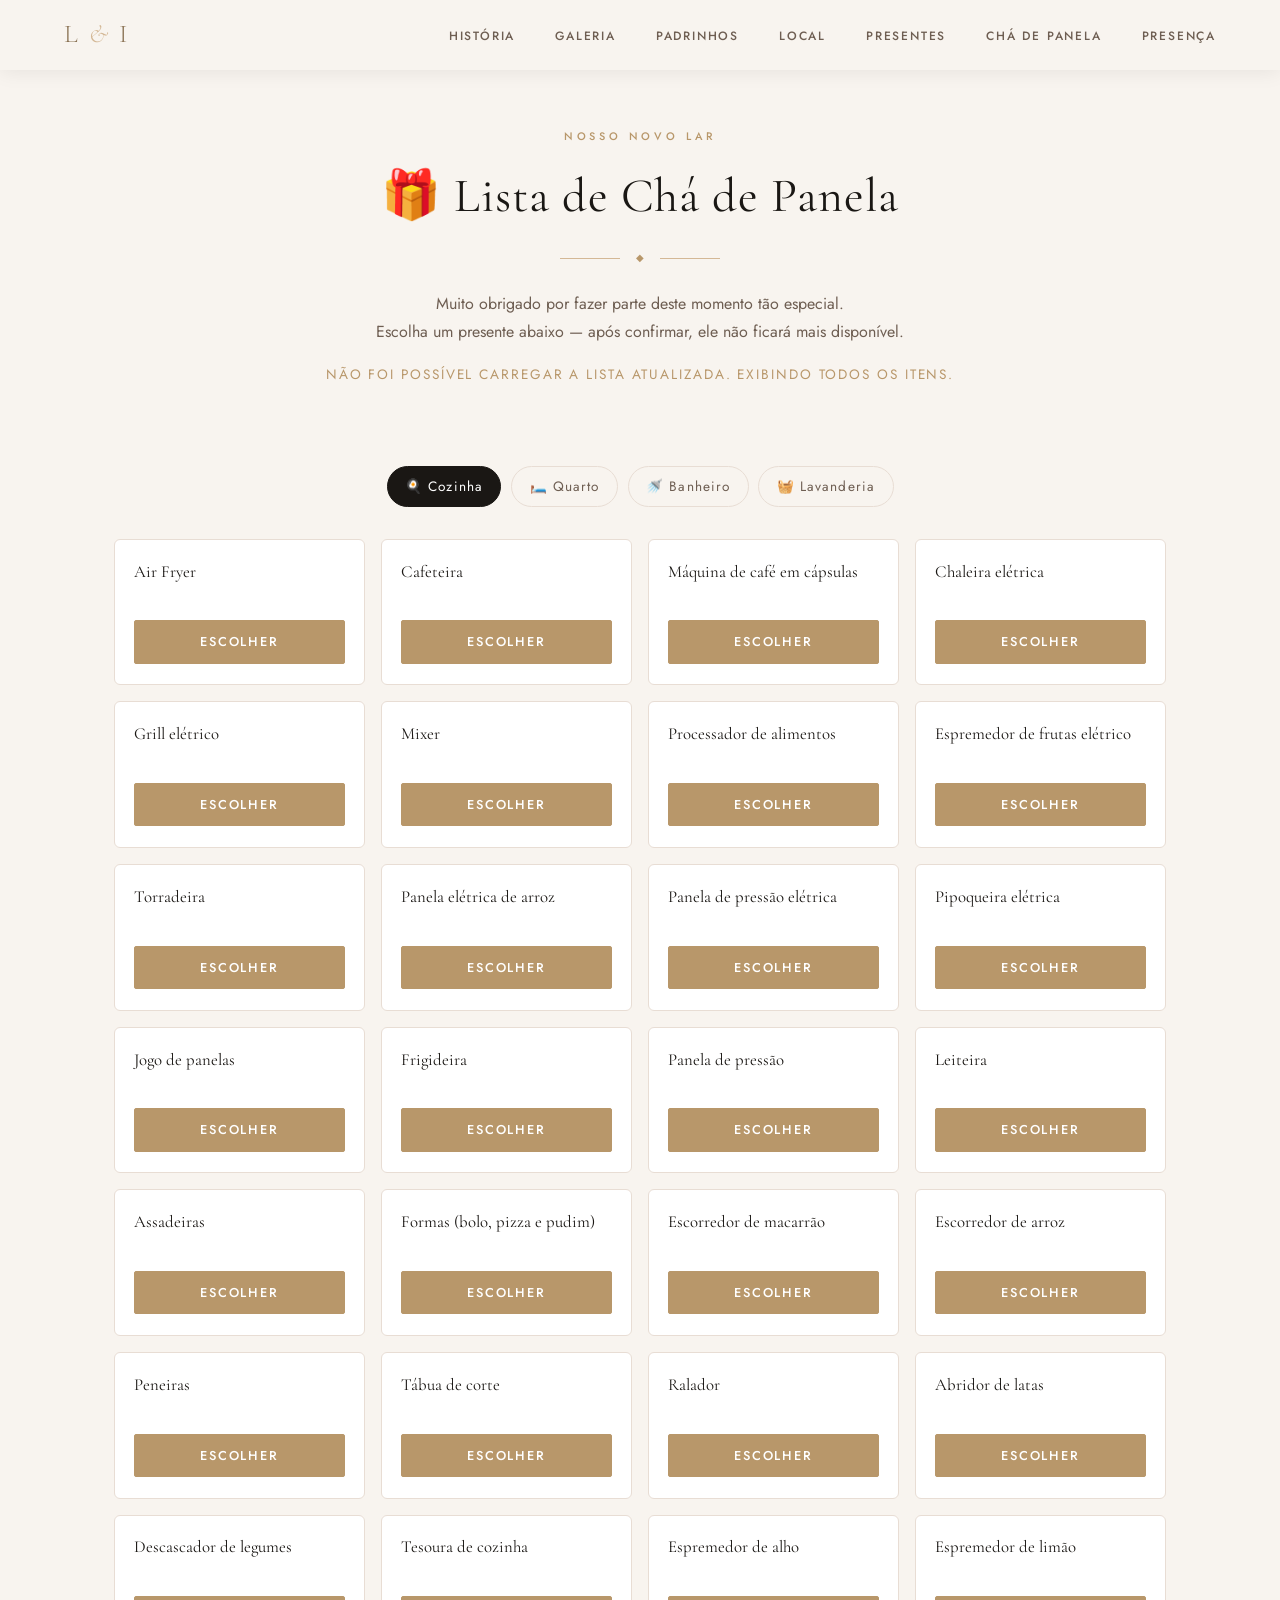
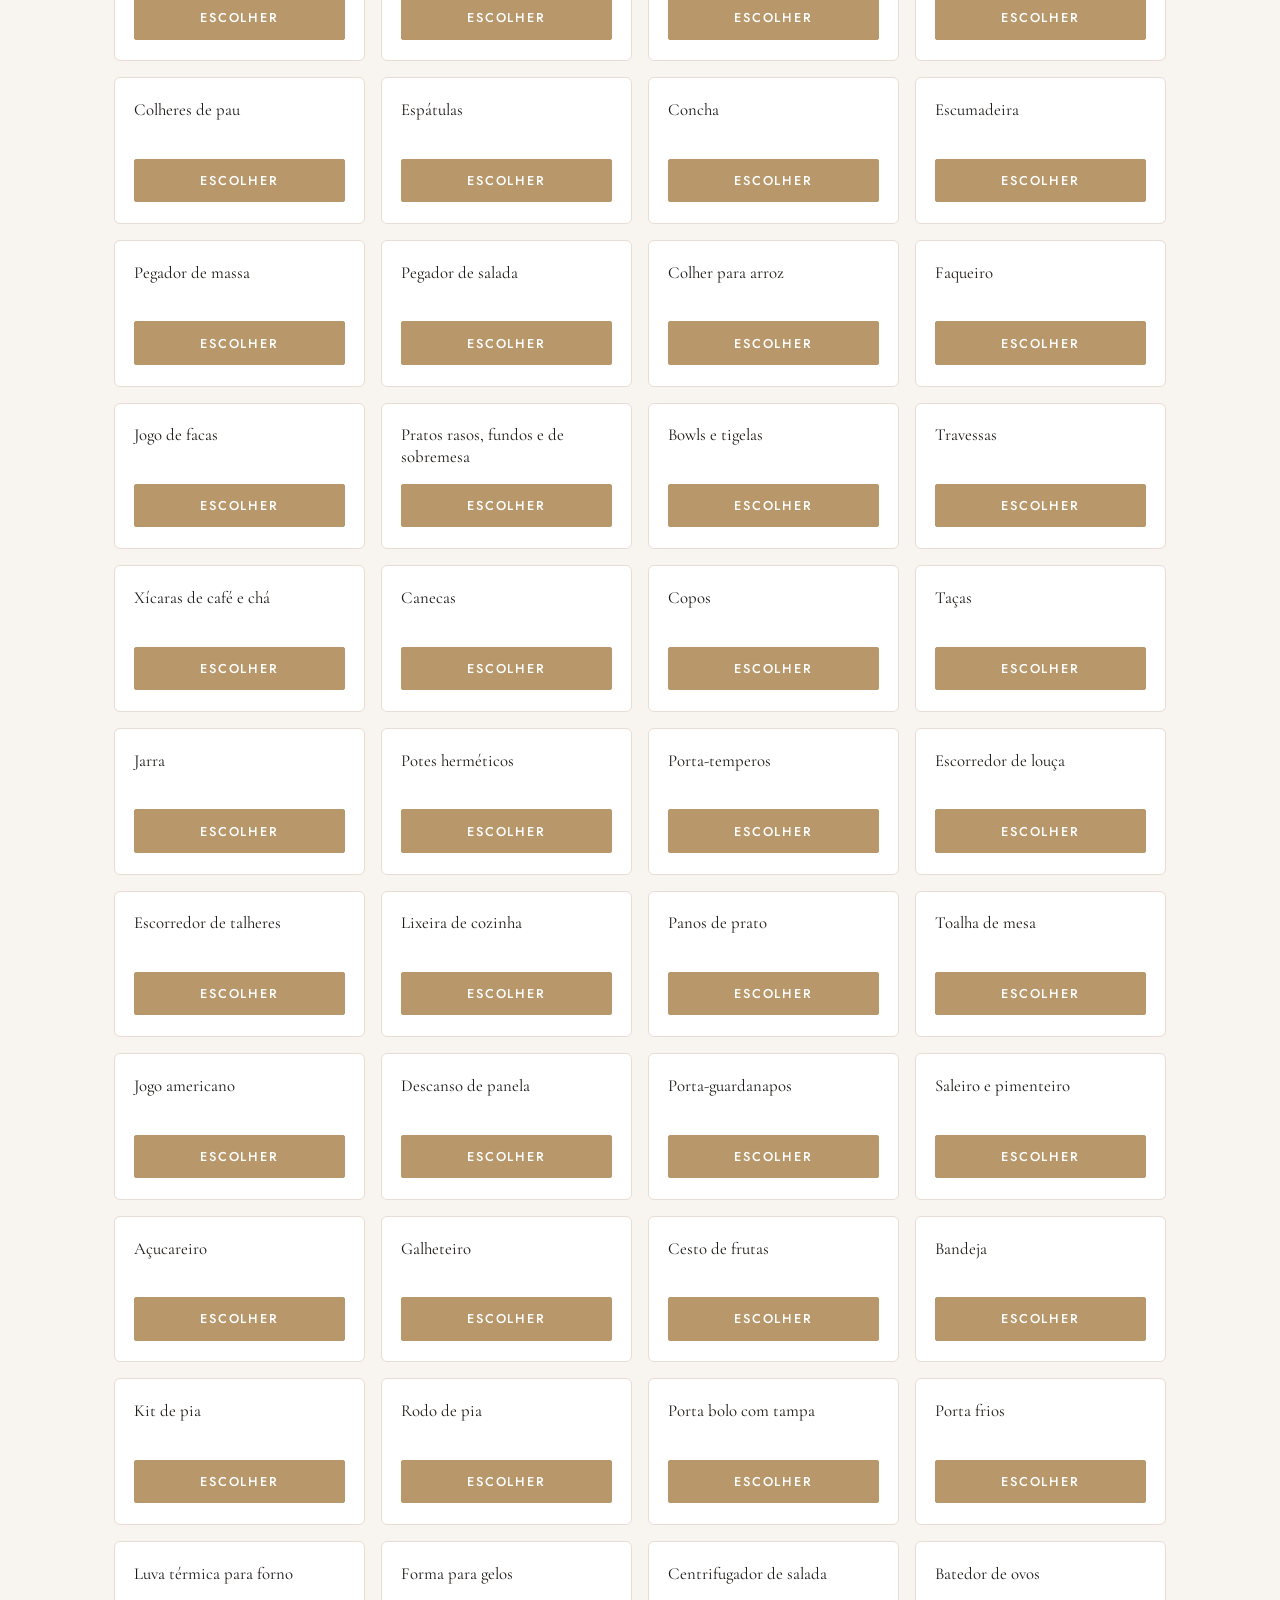
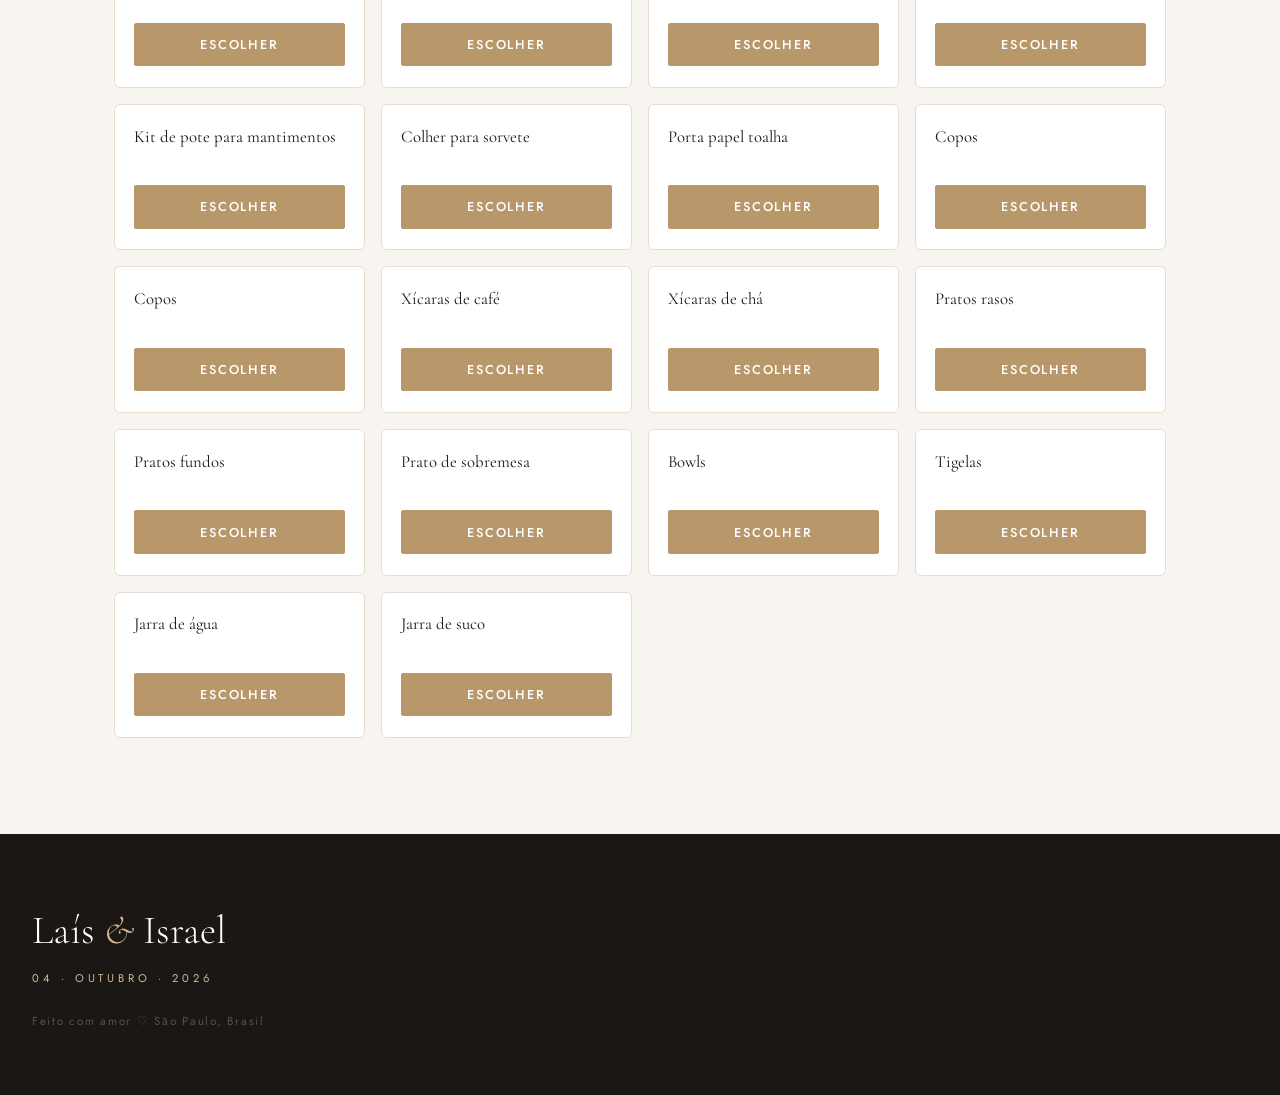
<file: cha-panela.html>
<!DOCTYPE html>
<html lang="pt-BR">
<head>
  <meta charset="UTF-8" />
  <meta name="viewport" content="width=device-width, initial-scale=1.0" />
  <link rel="icon" href="data:image/svg+xml,<svg xmlns=%22http://www.w3.org/2000/svg%22 viewBox=%220 0 100 100%22><text y=%22.9em%22 font-size=%2290%22>%F0%9F%92%90</text></svg>" />
  <title>Chá de Panela — Laís & Israel</title>
  <meta name="description" content="Lista de chá de panela de Laís & Israel — escolha um presente para compor nosso novo lar." />
  <link rel="preconnect" href="https://fonts.googleapis.com">
  <link rel="preconnect" href="https://fonts.gstatic.com" crossorigin>
  <link href="https://fonts.googleapis.com/css2?family=Cormorant+Garamond:ital,wght@0,300;0,400;0,500;0,600;1,300;1,400&family=Jost:wght@300;400;500&family=Playfair+Display:ital@1&display=swap" rel="stylesheet">
  <link rel="stylesheet" href="css/style.css" />
</head>
<body class="page-cha">

  <!-- NAV -->
  <nav id="navbar" class="scrolled">
    <a href="index.html" class="nav-logo">L <span class="amp">&</span> I</a>
    <ul class="nav-links">
      <li><a href="index.html#historia">História</a></li>
      <li><a href="index.html#galeria">Galeria</a></li>
      <li><a href="index.html#padrinhos">Padrinhos</a></li>
      <li><a href="index.html#local">Local</a></li>
      <li><a href="index.html#presentes">Presentes</a></li>
      <li><a href="cha-panela.html" class="active">Chá de Panela</a></li>
      <li><a href="index.html#presenca">Presença</a></li>
    </ul>
    <button class="nav-toggle" id="navToggle" aria-label="Menu">
      <span></span><span></span><span></span>
    </button>
  </nav>

  <!-- HERO -->
  <header class="cha-hero">
    <p class="section-tag">Nosso novo lar</p>
    <h1 class="cha-title">🎁 Lista de Chá de Panela</h1>
    <div class="section-divider"><span></span><span class="diamond">◆</span><span></span></div>
    <p class="cha-lead">
      Muito obrigado por fazer parte deste momento tão especial.<br>
      Escolha um presente abaixo — após confirmar, ele não ficará mais disponível.
    </p>
    <div class="cha-status" id="chaStatus" aria-live="polite">Carregando lista de presentes…</div>
  </header>

  <!-- LISTA -->
  <main id="chaPanela" class="cha-wrap">
    <div class="cha-tabs" role="tablist">
      <button class="cha-tab active" data-cat="cozinha"   role="tab">🍳 Cozinha</button>
      <button class="cha-tab"        data-cat="quarto"    role="tab">🛏️ Quarto</button>
      <button class="cha-tab"        data-cat="banheiro"  role="tab">🚿 Banheiro</button>
      <button class="cha-tab"        data-cat="lavanderia" role="tab">🧺 Lavanderia</button>
    </div>

    <div class="cha-grid" id="chaGrid"></div>

    <p class="cha-empty hidden" id="chaEmpty">
      Todos os presentes desta categoria já foram escolhidos. 🎉<br>
      Obrigado pelo carinho!
    </p>
  </main>

  <!-- MODAL DE CONFIRMAÇÃO -->
  <div class="modal-overlay" id="chaModal">
    <div class="modal-card">
      <button class="modal-close" id="chaClose">✕</button>
      <div class="modal-emoji">🎁</div>
      <h3 id="chaModalTitle">Você escolheu:</h3>
      <p class="modal-desc" id="chaModalProd"></p>
      <p class="modal-desc cha-spec" id="chaModalSpec"></p>

      <div class="buyer-fields">
        <div class="buyer-field">
          <label for="chaName">Seu nome</label>
          <input type="text" id="chaName" placeholder="Ex: Maria Silva" autocomplete="name" required />
        </div>
      </div>

      <div class="mp-actions">
        <button type="button" class="btn-primary btn-mp" id="chaConfirm">Confirmar presente ✓</button>
        <button type="button" class="btn-primary btn-pix" id="chaCancel">Cancelar</button>
      </div>

      <p class="mp-security">🔒 A escolha é registrada com segurança.</p>
    </div>
  </div>

  <!-- FEEDBACK OVERLAY -->
  <div class="cha-feedback" id="chaFeedback" role="alert">
    <div class="cha-feedback-card">
      <div class="cha-feedback-emoji" id="chaFbEmoji">🎉</div>
      <h3 id="chaFbTitle">Obrigado!</h3>
      <p id="chaFbMsg">Seu presente foi reservado com sucesso.</p>
      <button type="button" class="btn-primary btn-mp" id="chaFbClose">Voltar para a lista</button>
    </div>
  </div>

  <!-- FOOTER -->
  <footer id="footer">
    <div class="footer-content">
      <div class="footer-names">Laís <span class="amp">&</span> Israel</div>
      <div class="footer-date">04 · Outubro · 2026</div>
      <p class="footer-copy">Feito com amor ♡ São Paulo, Brasil</p>
    </div>
  </footer>

  <!-- BACK TO TOP -->
  <button class="back-top" id="backTop" aria-label="Voltar ao topo">↑</button>

  <script src="js/cha-panela.js"></script>
</body>
</html>
</file>
<file: css/style.css>
/* ============================================
   LAÍS & ISRAEL — Wedding Website
   Estilo: Luxury Editorial · Paleta Nude/Gold
   ============================================ */

/* === VARIABLES === */
:root {
  --gold:    #b8976a;
  --gold-lt: #d4b896;
  --gold-dk: #8B7355;
  --nude:    #e8ddd4;
  --nude-dk: #c9b8a8;
  --cream:   #f8f4ef;
  --dark:    #1a1714;
  --dark-2:  #2c2620;
  --text:    #3d3530;
  --text-lt: #6e5e52;
  --white:   #ffffff;
  --rose:    #c4937a;

  --font-serif: 'Cormorant Garamond', Georgia, serif;
  --font-body:  'Jost', 'Helvetica Neue', sans-serif;

  --radius: 2px;
  --shadow: 0 8px 40px rgba(30,20,10,0.12);
  --shadow-lg: 0 20px 60px rgba(30,20,10,0.2);

  --ease: cubic-bezier(0.4, 0, 0.2, 1);
}

/* === RESET & BASE === */
*, *::before, *::after { box-sizing: border-box; margin: 0; padding: 0; }

html { scroll-behavior: smooth; font-size: 16px; }

body {
  font-family: var(--font-body);
  background: var(--cream);
  color: var(--text);
  line-height: 1.6;
  overflow-x: hidden;
}

img { max-width: 100%; display: block; }

a { text-decoration: none; color: inherit; }

/* === SCROLLBAR === */
::-webkit-scrollbar { width: 5px; }
::-webkit-scrollbar-track { background: var(--cream); }
::-webkit-scrollbar-thumb { background: var(--gold); border-radius: 10px; }

/* === UTILITY === */
.hidden { display: none !important; }

/* === NAV === */
#navbar {
  position: fixed;
  top: 0; left: 0; right: 0;
  z-index: 100;
  display: flex;
  align-items: center;
  justify-content: space-between;
  padding: 1.2rem 4rem;
  transition: all 0.4s var(--ease);
}

#navbar.scrolled {
  background: rgba(248,244,239,0.95);
  backdrop-filter: blur(12px);
  box-shadow: 0 1px 20px rgba(0,0,0,0.08);
  padding: 0.9rem 4rem;
}

.nav-logo {
  font-family: var(--font-serif);
  font-size: 1.6rem;
  font-weight: 300;
  color: var(--white);
  letter-spacing: 0.1em;
  transition: color 0.4s;
}

#navbar.scrolled .nav-logo { color: var(--gold-dk); }

.nav-logo .amp { color: var(--gold-lt); font-style: italic; }

.nav-links {
  display: flex;
  gap: 2.5rem;
  list-style: none;
}

.nav-links a {
  font-size: 0.75rem;
  font-weight: 500;
  letter-spacing: 0.15em;
  text-transform: uppercase;
  color: rgba(255,255,255,0.85);
  transition: color 0.3s;
  position: relative;
}

.nav-links a::after {
  content: '';
  position: absolute;
  bottom: -3px; left: 0;
  width: 0; height: 1px;
  background: var(--gold-lt);
  transition: width 0.3s var(--ease);
}

.nav-links a:hover::after { width: 100%; }
.nav-links a:hover { color: var(--gold-lt); }

#navbar.scrolled .nav-links a { color: var(--text-lt); }
#navbar.scrolled .nav-links a:hover { color: var(--gold); }

.nav-toggle {
  display: none;
  flex-direction: column;
  gap: 5px;
  background: none;
  border: none;
  cursor: pointer;
  padding: 4px;
}

.nav-toggle span {
  display: block;
  width: 24px; height: 1.5px;
  background: var(--white);
  transition: all 0.3s;
}

#navbar.scrolled .nav-toggle span { background: var(--dark); }

/* === HERO === */
#hero {
  position: relative;
  min-height: 100vh;
  display: flex;
  align-items: center;
  justify-content: center;
  overflow: hidden;
  background: var(--dark-2);
}

.hero-bg {
  position: absolute;
  inset: 0;
  background: 
    url('assets/photo6.jpg') center/cover no-repeat,
    linear-gradient(135deg, #2c2010 0%, #1a1008 100%);
}

.hero-overlay {
  position: absolute;
  inset: 0;
  background: linear-gradient(
    160deg,
    rgba(26,15,8,0.72) 0%,
    rgba(26,15,8,0.55) 50%,
    rgba(26,15,8,0.78) 100%
  );
}

/* Floating particles */
.hero-particles {
  position: absolute;
  inset: 0;
  overflow: hidden;
  pointer-events: none;
}

.particle {
  position: absolute;
  width: 2px; height: 2px;
  background: var(--gold-lt);
  border-radius: 50%;
  animation: float linear infinite;
  opacity: 0;
}

@keyframes float {
  0%   { opacity: 0; transform: translateY(0) scale(0); }
  10%  { opacity: 0.6; }
  90%  { opacity: 0.3; }
  100% { opacity: 0; transform: translateY(-100vh) scale(1.5); }
}

.hero-content {
  position: relative;
  z-index: 2;
  text-align: center;
  padding: 2rem;
  max-width: 800px;
}

.hero-pre {
  font-family: var(--font-body);
  font-size: 0.7rem;
  font-weight: 500;
  letter-spacing: 0.4em;
  text-transform: uppercase;
  color: var(--gold-lt);
  margin-bottom: 1.5rem;
  opacity: 0;
  animation: fadeUp 0.8s 0.3s var(--ease) forwards;
}

.hero-names {
  font-family: var(--font-serif);
  font-size: clamp(4rem, 10vw, 8rem);
  font-weight: 300;
  color: var(--white);
  line-height: 1;
  letter-spacing: 0.02em;
  margin-bottom: 1.5rem;
  opacity: 0;
  animation: fadeUp 0.8s 0.5s var(--ease) forwards;
}

.name-left, .name-right { display: inline-block; }
.hero-amp {
  font-family: 'Playfair Display', var(--font-serif);
  font-style: italic;
  color: var(--gold-lt);
  font-size: 0.6em;
  margin: 0 0.3em;
  vertical-align: middle;
}

.hero-phrase {
  font-family: var(--font-serif);
  font-size: clamp(1rem, 2.5vw, 1.4rem);
  font-weight: 300;
  font-style: italic;
  color: rgba(255,255,255,0.75);
  margin-bottom: 2.5rem;
  opacity: 0;
  animation: fadeUp 0.8s 0.7s var(--ease) forwards;
}

.hero-date {
  display: flex;
  align-items: center;
  justify-content: center;
  gap: 1rem;
  font-family: var(--font-body);
  font-size: 0.72rem;
  font-weight: 500;
  letter-spacing: 0.35em;
  text-transform: uppercase;
  color: var(--gold-lt);
  margin-bottom: 3rem;
  opacity: 0;
  animation: fadeUp 0.8s 0.9s var(--ease) forwards;
}

.date-sep { opacity: 0.4; }

/* COUNTDOWN */
.countdown {
  display: flex;
  gap: 0.5rem;
  justify-content: center;
  align-items: center;
  margin-bottom: 3rem;
  opacity: 0;
  animation: fadeUp 0.8s 1.1s var(--ease) forwards;
}

.cd-block {
  display: flex;
  flex-direction: column;
  align-items: center;
  background: rgba(255,255,255,0.08);
  backdrop-filter: blur(8px);
  border: 1px solid rgba(184,151,106,0.3);
  border-radius: 4px;
  padding: 0.8rem 1.2rem;
  min-width: 72px;
}

.cd-block span {
  font-family: var(--font-serif);
  font-size: 2.2rem;
  font-weight: 300;
  color: var(--white);
  line-height: 1;
}

.cd-block label {
  font-size: 0.6rem;
  letter-spacing: 0.2em;
  text-transform: uppercase;
  color: var(--gold-lt);
  margin-top: 0.3rem;
}

.cd-dot {
  font-family: var(--font-serif);
  font-size: 2rem;
  color: var(--gold-lt);
  line-height: 1;
  align-self: flex-start;
  padding-top: 0.5rem;
}

.hero-cta {
  display: inline-block;
  font-size: 0.7rem;
  letter-spacing: 0.25em;
  text-transform: uppercase;
  color: var(--gold-lt);
  border-bottom: 1px solid var(--gold-lt);
  padding-bottom: 3px;
  transition: all 0.3s;
  opacity: 0;
  animation: fadeUp 0.8s 1.3s var(--ease) forwards;
}

.hero-cta:hover {
  color: var(--white);
  border-color: var(--white);
  letter-spacing: 0.35em;
}

.hero-scroll-line {
  position: absolute;
  bottom: 0; left: 50%;
  transform: translateX(-50%);
  width: 1px; height: 80px;
  background: linear-gradient(to bottom, transparent, var(--gold-lt));
  z-index: 2;
}

/* === SECTIONS COMMON === */
section { padding: 7rem 2rem; }

.section-header { text-align: center; margin-bottom: 4rem; }

.section-tag {
  font-size: 0.68rem;
  font-weight: 500;
  letter-spacing: 0.35em;
  text-transform: uppercase;
  color: var(--gold);
  margin-bottom: 0.8rem;
}

.section-title {
  font-family: var(--font-serif);
  font-size: clamp(2.2rem, 5vw, 3.8rem);
  font-weight: 300;
  color: var(--dark);
  line-height: 1.1;
  margin-bottom: 1.2rem;
}

.section-divider {
  display: flex;
  align-items: center;
  justify-content: center;
  gap: 1rem;
  margin-bottom: 1.5rem;
}

.section-divider span:not(.diamond) {
  display: block;
  width: 60px; height: 1px;
  background: var(--gold-lt);
}

.section-divider.left { justify-content: flex-start; }

.diamond { color: var(--gold); font-size: 0.6rem; }

.section-sub {
  font-size: 1rem;
  color: var(--text-lt);
  max-width: 550px;
  margin: 0 auto;
  text-align: center;
  line-height: 1.8;
}

/* === REVEAL ANIMATION === */
.reveal {
  opacity: 0;
  transform: translateY(30px);
  transition: opacity 0.8s var(--ease), transform 0.8s var(--ease);
}

.reveal.visible {
  opacity: 1;
  transform: translateY(0);
}

@keyframes fadeUp {
  from { opacity: 0; transform: translateY(20px); }
  to   { opacity: 1; transform: translateY(0); }
}

/* === HISTORIA / TIMELINE === */
#historia { background: var(--white); }

.timeline {
  max-width: 800px;
  margin: 0 auto;
  position: relative;
  padding: 2rem 0;
}

.timeline::before {
  content: '';
  position: absolute;
  left: 50%; top: 0; bottom: 0;
  width: 1px;
  background: linear-gradient(to bottom, transparent, var(--gold-lt), var(--gold-lt), transparent);
  transform: translateX(-50%);
}

.tl-item {
  display: flex;
  align-items: flex-start;
  gap: 2rem;
  margin-bottom: 3.5rem;
  position: relative;
}

.tl-item.tl-right { flex-direction: row-reverse; }

.tl-icon {
  position: absolute;
  left: 50%; top: 0;
  transform: translateX(-50%);
  width: 42px; height: 42px;
  border-radius: 50%;
  background: var(--cream);
  border: 1px solid var(--gold-lt);
  display: flex;
  align-items: center;
  justify-content: center;
  font-size: 1.1rem;
  z-index: 1;
}

.tl-year {
  flex: 1;
  text-align: right;
  font-family: var(--font-serif);
  font-size: 0.72rem;
  font-weight: 500;
  letter-spacing: 0.2em;
  color: var(--gold);
  padding-top: 0.6rem;
  padding-right: 2rem;
}

.tl-item.tl-right .tl-year {
  text-align: left;
  padding-right: 0;
  padding-left: 2rem;
}

.tl-card {
  flex: 1;
  background: var(--cream);
  border: 1px solid var(--nude);
  border-radius: 6px;
  padding: 1.5rem;
  position: relative;
}

.tl-card::before {
  content: '';
  position: absolute;
  top: 12px; right: -8px;
  width: 14px; height: 14px;
  background: var(--cream);
  border-right: 1px solid var(--nude);
  border-top: 1px solid var(--nude);
  transform: rotate(45deg);
}

.tl-item.tl-right .tl-card::before {
  right: auto;
  left: -8px;
  border-right: none;
  border-top: none;
  border-left: 1px solid var(--nude);
  border-bottom: 1px solid var(--nude);
}

.tl-card h3 {
  font-family: var(--font-serif);
  font-size: 1.3rem;
  font-weight: 400;
  color: var(--dark);
  margin-bottom: 0.5rem;
}

.tl-card p {
  font-size: 0.9rem;
  color: var(--text-lt);
  line-height: 1.8;
}

.tl-card p + p { margin-top: 0.75rem; }

.tl-verse {
  font-family: var(--font-serif);
  font-size: 0.92rem !important;
  color: var(--gold-dk) !important;
  border-left: 2px solid var(--gold-lt);
  padding-left: 0.9rem;
  line-height: 1.7 !important;
}

.historia-intro {
  max-width: 720px;
  margin: 0 auto 3.5rem;
  padding: 0 1.5rem;
  text-align: center;
}

.historia-intro p {
  font-family: var(--font-serif);
  font-size: 1.15rem;
  font-style: italic;
  font-weight: 300;
  color: var(--text-lt);
  line-height: 1.9;
}

.historia-final {
  max-width: 720px;
  margin: 4rem auto 0;
  padding: 2.5rem 2rem;
  text-align: center;
  background: var(--cream);
  border-top: 1px solid var(--gold-lt);
  border-bottom: 1px solid var(--gold-lt);
}

.historia-final p {
  font-size: 0.95rem;
  color: var(--text-lt);
  line-height: 1.9;
}

.historia-verse {
  margin-top: 1.5rem;
  font-family: var(--font-serif);
  font-size: 1.05rem !important;
  color: var(--gold-dk) !important;
  line-height: 1.8 !important;
}

/* === GALERIA === */
#galeria {
  background: var(--cream);
}

.gallery-grid {
  max-width: 1100px;
  margin: 0 auto;
  display: grid;
  grid-template-columns: repeat(4, 1fr);
  grid-auto-rows: 220px;
  gap: 10px;
}

.gal-item {
  position: relative;
  overflow: hidden;
  border-radius: var(--radius);
  cursor: pointer;
}

.gal-item.gal-tall { grid-row: span 2; }
.gal-item.gal-wide { grid-column: span 2; }

.gal-img {
  width: 100%; height: 100%;
  transition: transform 0.6s var(--ease);
}

.gal-overlay {
  position: absolute;
  inset: 0;
  background: rgba(26,15,8,0);
  display: flex;
  align-items: flex-end;
  padding: 1rem;
  transition: background 0.4s;
}

.gal-overlay span {
  font-family: var(--font-serif);
  font-size: 1rem;
  font-style: italic;
  color: var(--white);
  opacity: 0;
  transform: translateY(8px);
  transition: all 0.4s var(--ease);
}

.gal-item:hover .gal-img { transform: scale(1.06); }
.gal-item:hover .gal-overlay { background: rgba(26,15,8,0.45); }
.gal-item:hover .gal-overlay span { opacity: 1; transform: translateY(0); }

/* === PADRINHOS === */
#padrinhos { background: var(--white); }

.padrinhos-tabs {
  display: flex;
  justify-content: center;
  gap: 0;
  margin-bottom: 3rem;
  border: 1px solid var(--nude);
  border-radius: 4px;
  overflow: hidden;
  max-width: 300px;
  margin: 0 auto 3rem;
}

.tab-btn {
  flex: 1;
  padding: 0.7rem 1.5rem;
  font-family: var(--font-body);
  font-size: 0.7rem;
  font-weight: 500;
  letter-spacing: 0.15em;
  text-transform: uppercase;
  border: none;
  background: transparent;
  color: var(--text-lt);
  cursor: pointer;
  transition: all 0.3s;
}

.tab-btn.active {
  background: var(--gold);
  color: var(--white);
}

.padrinhos-grid {
  display: grid;
  grid-template-columns: repeat(auto-fill, minmax(220px, 1fr));
  gap: 1.5rem;
  max-width: 1000px;
  margin: 0 auto;
}

.padrinho-card {
  text-align: center;
  padding: 2rem 1.5rem;
  border: 1px solid var(--nude);
  border-radius: 6px;
  background: var(--cream);
  transition: all 0.3s var(--ease);
}

.padrinho-card:hover {
  border-color: var(--gold-lt);
  box-shadow: var(--shadow);
  transform: translateY(-4px);
}

.padrinho-avatar {
  width: 110px; height: 110px;
  border-radius: 50%;
  margin: 0 auto 1.1rem;
  display: flex;
  align-items: center;
  justify-content: center;
  font-family: var(--font-serif);
  font-size: 2.6rem;
  font-weight: 300;
  color: var(--white);
  position: relative;
  border: 2px solid var(--gold-lt);
  box-shadow: 0 6px 20px rgba(30,20,10,0.18);
  transition: transform 0.4s var(--ease), filter 0.4s var(--ease), box-shadow 0.4s var(--ease);
}

.padrinho-avatar.has-photo {
  color: transparent;
  background-size: cover;
  background-position: var(--photo-pos, center top);
  background-repeat: no-repeat;
  filter: contrast(1.06) saturate(0.94) brightness(1.02);
}

.padrinho-avatar.has-photo::after {
  content: '';
  position: absolute;
  inset: 0;
  border-radius: 50%;
  box-shadow: inset 0 0 22px rgba(30,20,10,0.22);
  pointer-events: none;
}

.padrinho-card:hover .padrinho-avatar {
  transform: scale(1.04);
  box-shadow: 0 10px 26px rgba(30,20,10,0.24);
}

.padrinho-card:hover .padrinho-avatar.has-photo {
  filter: contrast(1.09) saturate(1) brightness(1.04);
}

.padrinho-card h4 {
  font-family: var(--font-serif);
  font-size: 1.2rem;
  font-weight: 400;
  color: var(--dark);
  margin-bottom: 0.25rem;
}

.padrinho-role {
  font-size: 0.65rem;
  font-weight: 500;
  letter-spacing: 0.2em;
  text-transform: uppercase;
  color: var(--gold);
  display: block;
  margin-bottom: 0.8rem;
}

.padrinho-card p {
  font-size: 0.85rem;
  color: var(--text-lt);
  font-style: italic;
  line-height: 1.7;
}

/* === MENTORES === */
.mentores {
  max-width: 900px;
  margin: 0 auto 5rem;
  padding: 3rem 2rem;
  background: linear-gradient(180deg, #fff 0%, var(--cream) 100%);
  border: 1px solid var(--gold-lt);
  border-radius: 6px;
  box-shadow: var(--shadow);
  position: relative;
}

.mentores::before {
  content: '✦';
  position: absolute;
  top: -14px;
  left: 50%;
  transform: translateX(-50%);
  background: var(--cream);
  color: var(--gold);
  font-size: 1.2rem;
  padding: 0 0.8rem;
}

.mentores-header { text-align: center; margin-bottom: 2.5rem; }

.mentores-tag {
  font-size: 0.7rem;
  font-weight: 500;
  letter-spacing: 0.3em;
  text-transform: uppercase;
  color: var(--gold);
  margin-bottom: 0.5rem;
}

.mentores-title {
  font-family: var(--font-serif);
  font-size: 2rem;
  font-weight: 300;
  color: var(--dark);
  letter-spacing: 0.04em;
  margin-bottom: 0.5rem;
}

.mentores-header .section-divider { margin: 1rem auto 1.5rem; }

.mentores-sub {
  max-width: 600px;
  margin: 0 auto;
  font-family: var(--font-serif);
  font-style: italic;
  font-size: 1.05rem;
  color: var(--text-lt);
  line-height: 1.8;
}

.mentores-grid {
  display: grid;
  grid-template-columns: 1fr 1fr;
  gap: 2rem;
  max-width: 720px;
  margin: 0 auto;
}

.mentor-card {
  text-align: center;
  padding: 2rem 1.5rem;
  background: var(--white);
  border: 1px solid var(--nude);
  border-radius: 6px;
  transition: all 0.3s var(--ease);
}

.mentor-card:hover {
  border-color: var(--gold-lt);
  box-shadow: var(--shadow);
  transform: translateY(-4px);
}

.mentor-photo {
  width: 130px;
  height: 130px;
  border-radius: 50%;
  margin: 0 auto 1.2rem;
  background-size: cover;
  background-position: center top;
  background-repeat: no-repeat;
  border: 3px solid var(--gold-lt);
  box-shadow: 0 4px 16px rgba(30,20,10,0.12);
}

.mentor-card h4 {
  font-family: var(--font-serif);
  font-size: 1.35rem;
  font-weight: 400;
  color: var(--dark);
  margin-bottom: 0.3rem;
}

.mentor-role {
  font-size: 0.7rem;
  font-weight: 500;
  letter-spacing: 0.22em;
  text-transform: uppercase;
  color: var(--gold);
  display: block;
  margin-bottom: 1rem;
}

.mentor-card p {
  font-size: 0.9rem;
  color: var(--text-lt);
  font-style: italic;
  line-height: 1.75;
}

@media (max-width: 640px) {
  .mentores { padding: 2.2rem 1.2rem; }
  .mentores-grid { grid-template-columns: 1fr; gap: 1.2rem; }
  .mentor-photo { width: 110px; height: 110px; }
}

/* === LOCAL === */
#local {
  background: var(--cream);
  padding: 0;
}

.local-inner {
  display: grid;
  grid-template-columns: 1fr 1fr;
  min-height: 600px;
}

.local-info {
  padding: 6rem 4rem;
}

.local-details {
  margin: 2rem 0;
  display: flex;
  flex-direction: column;
  gap: 1.5rem;
}

.local-item {
  display: flex;
  gap: 1rem;
  align-items: flex-start;
}

.local-icon {
  font-size: 1.2rem;
  width: 36px;
  flex-shrink: 0;
  padding-top: 2px;
}

.local-item strong {
  display: block;
  font-size: 0.68rem;
  font-weight: 600;
  letter-spacing: 0.2em;
  text-transform: uppercase;
  color: var(--gold);
  margin-bottom: 0.2rem;
}

.local-item p {
  font-size: 0.92rem;
  color: var(--text);
  line-height: 1.7;
}

.local-map {
  position: relative;
}

.map-wrapper {
  width: 100%; height: 100%;
  min-height: 400px;
  overflow: hidden;
  filter: saturate(0.6) sepia(0.2);
}

/* === BUTTONS === */
.btn-primary {
  display: inline-block;
  padding: 0.85rem 2.2rem;
  font-family: var(--font-body);
  font-size: 0.7rem;
  font-weight: 500;
  letter-spacing: 0.2em;
  text-transform: uppercase;
  color: var(--white);
  background: var(--gold);
  border: 1px solid var(--gold);
  border-radius: var(--radius);
  transition: all 0.3s var(--ease);
  cursor: pointer;
}

.btn-primary:hover {
  background: var(--gold-dk);
  border-color: var(--gold-dk);
  transform: translateY(-2px);
  box-shadow: 0 8px 24px rgba(184,151,106,0.35);
}

/* === PRESENTES === */
#presentes { background: var(--white); }

.presentes-filtros {
  display: flex;
  flex-wrap: wrap;
  justify-content: center;
  gap: 0.6rem;
  max-width: 1100px;
  margin: 0 auto 2.8rem;
  padding: 0 1rem;
}

.cat-btn {
  padding: 0.65rem 1.3rem;
  font-family: inherit;
  font-size: 0.72rem;
  font-weight: 500;
  letter-spacing: 0.14em;
  text-transform: uppercase;
  color: var(--text-lt);
  background: transparent;
  border: 1px solid var(--nude-dk);
  border-radius: 30px;
  cursor: pointer;
  transition: all 0.25s var(--ease);
}

.cat-btn:hover {
  color: var(--gold-dk);
  border-color: var(--gold);
}

.cat-btn.active {
  color: var(--white);
  background: var(--gold);
  border-color: var(--gold);
  box-shadow: 0 4px 14px rgba(184,151,106,0.35);
}

.presentes-grid {
  display: grid;
  grid-template-columns: repeat(auto-fill, minmax(260px, 1fr));
  gap: 1.8rem;
  max-width: 1100px;
  margin: 0 auto;
}

.presentes-empty {
  grid-column: 1 / -1;
  text-align: center;
  font-family: var(--font-serif);
  font-size: 1.1rem;
  color: var(--text-lt);
  padding: 3rem 1rem;
}

.presente-card {
  border: 1px solid var(--nude);
  border-radius: 6px;
  overflow: hidden;
  background: var(--white);
  transition: all 0.3s var(--ease);
  display: flex;
  flex-direction: column;
}

.presente-card:hover {
  border-color: var(--gold-lt);
  box-shadow: var(--shadow);
  transform: translateY(-4px);
}

.presente-img {
  aspect-ratio: 4/3;
  display: flex;
  align-items: center;
  justify-content: center;
  background: linear-gradient(135deg, var(--nude), var(--nude-dk));
  overflow: hidden;
  position: relative;
}

.presente-img img {
  width: 100%;
  height: 100%;
  object-fit: cover;
  display: block;
  transition: transform 0.7s var(--ease);
}

.presente-card:hover .presente-img img {
  transform: scale(1.06);
}

.presente-img-fallback {
  width: 100%;
  height: 100%;
  display: flex;
  align-items: center;
  justify-content: center;
  font-size: 3.5rem;
}

.presente-body {
  padding: 1.4rem;
  flex: 1;
  display: flex;
  flex-direction: column;
}

.presente-body h4 {
  font-family: var(--font-serif);
  font-size: 1.25rem;
  font-weight: 400;
  color: var(--dark);
  margin-bottom: 0.4rem;
}

.presente-body p {
  font-size: 0.82rem;
  color: var(--text-lt);
  line-height: 1.7;
  flex: 1;
  margin-bottom: 1rem;
}

.presente-footer {
  display: flex;
  align-items: center;
  justify-content: space-between;
  padding-top: 1rem;
  border-top: 1px solid var(--nude);
}

.presente-price {
  font-family: var(--font-serif);
  font-size: 1.3rem;
  font-weight: 400;
  color: var(--gold-dk);
}

.btn-presente {
  padding: 0.55rem 1.2rem;
  font-size: 0.65rem;
  font-weight: 600;
  letter-spacing: 0.15em;
  text-transform: uppercase;
  color: var(--white);
  background: var(--gold);
  border: none;
  border-radius: 3px;
  cursor: pointer;
  transition: all 0.3s;
}

.btn-presente:hover {
  background: var(--gold-dk);
}

/* === PAGINATION === */
.presentes-pagination {
  display: flex;
  justify-content: center;
  align-items: center;
  gap: 0.7rem;
  margin-top: 2.5rem;
  flex-wrap: wrap;
}

.page-num {
  display: inline-flex;
  align-items: center;
  justify-content: center;
  width: 38px;
  height: 38px;
  border: 1px solid var(--gold-lt);
  background: var(--white);
  color: var(--gold-dk);
  font-size: 0.9rem;
  font-weight: 500;
  border-radius: 4px;
  cursor: pointer;
  transition: all 0.3s;
}

.page-num:hover {
  border-color: var(--gold);
  background: var(--cream);
}

.page-num.active {
  background: var(--gold);
  color: var(--white);
  border-color: var(--gold);
  font-weight: 600;
}

.btn-page-prev,
.btn-page-next {
  padding: 0.7rem 1.2rem;
  border: 1px solid var(--gold-lt);
  background: var(--white);
  color: var(--gold-dk);
  font-size: 0.85rem;
  font-weight: 500;
  border-radius: 4px;
  cursor: pointer;
  transition: all 0.3s;
}

.btn-page-prev:hover,
.btn-page-next:hover {
  border-color: var(--gold);
  background: var(--cream);
  color: var(--gold);
}

/* === CONFIRMAÇÃO === */
#confirmacao {
  background: linear-gradient(135deg, var(--dark-2) 0%, #100c08 100%);
  text-align: center;
  position: relative;
  overflow: hidden;
}

#confirmacao::before {
  content: '♡';
  position: absolute;
  font-size: 30rem;
  color: rgba(255,255,255,0.02);
  top: 50%; left: 50%;
  transform: translate(-50%, -50%);
  pointer-events: none;
  font-family: var(--font-serif);
}

.rsvp-inner { position: relative; z-index: 1; }

.btn-whatsapp {
  display: inline-block;
  padding: 1rem 2.5rem;
  font-size: 0.75rem;
  font-weight: 500;
  letter-spacing: 0.2em;
  text-transform: uppercase;
  color: var(--white);
  background: #25D366;
  border-radius: 4px;
  transition: all 0.3s;
}

.btn-whatsapp:hover {
  background: #1ebe59;
  transform: translateY(-3px);
  box-shadow: 0 10px 30px rgba(37,211,102,0.3);
}

/* === MODAL === */
.modal-overlay {
  position: fixed;
  inset: 0;
  z-index: 1000;
  background: rgba(26,15,8,0.75);
  backdrop-filter: blur(4px);
  display: flex;
  align-items: center;
  justify-content: center;
  padding: 1rem;
  opacity: 0;
  pointer-events: none;
  transition: opacity 0.3s;
}

.modal-overlay.open {
  opacity: 1;
  pointer-events: all;
}

.modal-card {
  background: var(--cream);
  border-radius: 8px;
  padding: 2.5rem;
  max-width: 420px;
  width: 100%;
  position: relative;
  transform: translateY(20px);
  transition: transform 0.3s var(--ease);
}

.modal-overlay.open .modal-card { transform: translateY(0); }

.modal-close {
  position: absolute;
  top: 1rem; right: 1rem;
  background: none; border: none;
  font-size: 1rem;
  color: var(--text-lt);
  cursor: pointer;
  transition: color 0.2s;
}

.modal-close:hover { color: var(--dark); }

.modal-card h3 {
  font-family: var(--font-serif);
  font-size: 1.7rem;
  font-weight: 400;
  color: var(--dark);
  margin-bottom: 0.5rem;
}

.modal-desc {
  font-size: 0.88rem;
  color: var(--text-lt);
  margin-bottom: 0.5rem;
}

.modal-price {
  font-family: var(--font-serif);
  font-size: 1.5rem;
  color: var(--gold);
  margin-bottom: 1.5rem;
}

.modal-card { text-align: center; }

.modal-emoji {
  font-size: 3rem;
  margin: 0 auto 0.75rem;
  width: 82px;
  height: 82px;
  border-radius: 50%;
  background: var(--cream);
  border: 1px solid var(--gold-lt);
  display: flex;
  align-items: center;
  justify-content: center;
}

.mp-methods {
  display: flex;
  flex-wrap: wrap;
  justify-content: center;
  gap: 0.4rem;
  margin: 0.5rem 0 1.5rem;
}

.mp-badge {
  font-size: 0.68rem;
  font-weight: 500;
  letter-spacing: 0.12em;
  text-transform: uppercase;
  color: var(--gold-dk);
  background: var(--white);
  border: 1px solid var(--gold-lt);
  padding: 0.35rem 0.8rem;
  border-radius: 20px;
}

.buyer-fields {
  display: grid;
  grid-template-columns: 1fr 1fr;
  gap: 0.7rem;
  margin: 0 0 1rem;
  text-align: left;
}

.buyer-field label {
  display: block;
  font-size: 0.7rem;
  letter-spacing: 0.12em;
  text-transform: uppercase;
  color: var(--gold-dk);
  margin-bottom: 0.35rem;
}

.buyer-field input {
  width: 100%;
  padding: 0.7rem 0.85rem;
  font-family: inherit;
  font-size: 0.9rem;
  color: var(--dark);
  background: var(--white);
  border: 1px solid var(--gold-lt);
  border-radius: 4px;
  transition: border-color 0.2s var(--ease), box-shadow 0.2s var(--ease);
}

.buyer-field input:focus {
  outline: none;
  border-color: var(--gold);
  box-shadow: 0 0 0 3px rgba(196,168,130,0.15);
}

.buyer-field input.invalid {
  border-color: var(--rose);
  box-shadow: 0 0 0 3px rgba(196,147,122,0.12);
}

@media (max-width: 480px) {
  .buyer-fields { grid-template-columns: 1fr; }
}

.btn-mp {
  display: inline-block;
  width: 100%;
  text-align: center;
  padding: 1rem 1.5rem;
  font-size: 0.8rem;
}

.mp-actions {
  display: grid;
  grid-template-columns: 1fr;
  gap: 0.65rem;
}

.btn-pix {
  width: 100%;
  padding: 0.95rem 1.2rem;
  font-size: 0.78rem;
  background: #1d8f5a;
  border-color: #1d8f5a;
}

.btn-pix:hover {
  background: #157448;
  border-color: #157448;
}

.pix-box {
  margin-top: 0.9rem;
  padding: 0.95rem;
  background: #f6fbf8;
  border: 1px solid #cfe8db;
  border-radius: 6px;
  text-align: left;
}

.pix-title {
  margin: 0 0 0.35rem;
  font-size: 0.72rem;
  letter-spacing: 0.12em;
  text-transform: uppercase;
  color: #1d8f5a;
}

.pix-key {
  margin: 0;
  padding: 0.65rem 0.75rem;
  border-radius: 4px;
  background: #fff;
  border: 1px dashed #9bc9b2;
  font-size: 0.88rem;
  color: var(--dark);
  word-break: break-word;
}

.pix-actions {
  margin-top: 0.65rem;
  display: grid;
  grid-template-columns: 1fr;
  gap: 0.5rem;
}

.btn-pix-copy,
.btn-pix-whats {
  width: 100%;
  border-radius: 4px;
  font-size: 0.78rem;
  text-align: center;
  padding: 0.7rem 0.8rem;
}

.btn-pix-copy {
  border: 1px solid #1d8f5a;
  color: #1d8f5a;
  background: #fff;
  cursor: pointer;
}

.btn-pix-whats {
  display: inline-block;
  text-decoration: none;
  color: #fff;
  background: #25D366;
  border: 1px solid #25D366;
}

.btn-pix-whats:hover {
  filter: brightness(0.95);
}

.btn-mp.loading {
  opacity: 0.7;
  pointer-events: none;
}

.btn-mp-pix {
  background: #1d8f5a;
  border-color: #1d8f5a;
  color: #fff;
}

.btn-mp-pix:hover {
  background: #157448;
  border-color: #157448;
}

.mp-security {
  margin-top: 1rem;
  font-size: 0.78rem;
  color: var(--text-lt);
  text-align: center;
  font-style: italic;
}

.mp-fallback {
  margin-top: 1rem;
  padding: 0.9rem 1rem;
  background: var(--cream);
  border: 1px dashed var(--rose);
  border-radius: 4px;
  font-size: 0.82rem;
  color: var(--text-lt);
  text-align: center;
  line-height: 1.7;
}

.mp-error {
  margin-top: 1rem;
  padding: 0.8rem 1rem;
  background: rgba(196,147,122,0.1);
  border: 1px solid var(--rose);
  border-radius: 4px;
  font-size: 0.82rem;
  color: var(--rose);
  text-align: center;
}

/* === LIGHTBOX === */
.lightbox {
  position: fixed;
  inset: 0;
  z-index: 2000;
  background: rgba(0,0,0,0.93);
  display: flex;
  align-items: center;
  justify-content: center;
  opacity: 0;
  pointer-events: none;
  transition: opacity 0.3s;
}

.lightbox.open { opacity: 1; pointer-events: all; }

.lb-img-wrap {
  max-width: 85vw;
  max-height: 85vh;
  display: flex;
  align-items: center;
  justify-content: center;
}

.lb-img-wrap img {
  max-width: 100%;
  max-height: 85vh;
  object-fit: contain;
  border-radius: 2px;
}

.lb-close, .lb-prev, .lb-next {
  position: absolute;
  background: rgba(255,255,255,0.1);
  border: 1px solid rgba(255,255,255,0.2);
  border-radius: 50%;
  color: var(--white);
  width: 44px; height: 44px;
  display: flex;
  align-items: center;
  justify-content: center;
  font-size: 1.2rem;
  cursor: pointer;
  transition: all 0.2s;
}

.lb-close:hover, .lb-prev:hover, .lb-next:hover {
  background: rgba(255,255,255,0.2);
}

.lb-close { top: 1.5rem; right: 1.5rem; }
.lb-prev  { left: 1.5rem; }
.lb-next  { right: 1.5rem; }

.lb-caption {
  position: absolute;
  bottom: 1.5rem;
  left: 50%;
  transform: translateX(-50%);
  font-family: var(--font-serif);
  font-size: 1rem;
  font-style: italic;
  color: rgba(255,255,255,0.7);
}

/* === FOOTER === */
footer {
  background: var(--dark);
  padding: 4rem 2rem;
}

.footer-inner { text-align: center; }

.footer-names {
  font-family: var(--font-serif);
  font-size: 2.5rem;
  font-weight: 300;
  color: var(--white);
  margin-bottom: 0.5rem;
}

.footer-names .amp {
  font-style: italic;
  color: var(--gold-lt);
}

.footer-date {
  font-size: 0.7rem;
  letter-spacing: 0.35em;
  text-transform: uppercase;
  color: var(--gold-lt);
  margin-bottom: 1.5rem;
}

.footer-quote {
  font-family: var(--font-serif);
  font-size: 1rem;
  font-style: italic;
  color: rgba(255,255,255,0.45);
  max-width: 400px;
  margin: 0 auto 2rem;
  line-height: 1.7;
}

.footer-line {
  width: 60px; height: 1px;
  background: var(--gold-dk);
  margin: 0 auto 1.5rem;
}

.footer-copy {
  font-size: 0.72rem;
  letter-spacing: 0.15em;
  color: rgba(255,255,255,0.25);
}

/* === BACK TO TOP === */
.back-top {
  position: fixed;
  bottom: 2rem;
  right: 2rem;
  z-index: 99;
  width: 44px; height: 44px;
  border-radius: 50%;
  background: var(--gold);
  color: var(--white);
  border: none;
  font-size: 1.2rem;
  cursor: pointer;
  display: flex;
  align-items: center;
  justify-content: center;
  opacity: 0;
  transform: translateY(10px);
  transition: all 0.3s;
  box-shadow: 0 4px 20px rgba(184,151,106,0.4);
}

.back-top.visible { opacity: 1; transform: translateY(0); }
.back-top:hover { background: var(--gold-dk); transform: translateY(-3px); }

/* === MOBILE MENU === */
@media (max-width: 768px) {
  #navbar { padding: 1rem 1.5rem; }
  #navbar.scrolled { padding: 0.8rem 1.5rem; }

  .nav-links {
    position: fixed;
    inset: 0;
    background: rgba(248,244,239,0.97);
    backdrop-filter: blur(12px);
    flex-direction: column;
    align-items: center;
    justify-content: center;
    gap: 2rem;
    opacity: 0;
    pointer-events: none;
    transition: opacity 0.3s;
    z-index: -1;
  }

  .nav-links.open { opacity: 1; pointer-events: all; z-index: 99; }
  .nav-links a { font-size: 1.5rem; color: var(--dark); letter-spacing: 0.1em; }

  .nav-toggle { display: flex; z-index: 100; }

  .timeline::before { left: 20px; }

  .tl-item, .tl-item.tl-right {
    flex-direction: column;
    padding-left: 55px;
  }

  .tl-icon { left: 0; transform: none; }
  .tl-year { text-align: left; padding: 0 0 0.5rem; }
  .tl-card::before, .tl-item.tl-right .tl-card::before { display: none; }

  .gallery-grid {
    grid-template-columns: 1fr 1fr;
    grid-auto-rows: 160px;
  }

  .local-inner { grid-template-columns: 1fr; }
  .local-info { padding: 4rem 1.5rem; }
  .map-wrapper { min-height: 300px; }

  .countdown { gap: 0.3rem; }
  .cd-block { min-width: 58px; padding: 0.6rem 0.8rem; }
  .cd-block span { font-size: 1.7rem; }
  .cd-dot { font-size: 1.5rem; }

  section { padding: 5rem 1.5rem; }
  
  .lb-prev { left: 0.5rem; }
  .lb-next { right: 0.5rem; }
}

/* === LISTA DE PRESENÇA === */
#presenca {
  padding: 7rem 2rem 6rem;
  background: linear-gradient(180deg, var(--cream) 0%, #f1e9de 100%);
}

.presenca-wrap {
  max-width: 780px;
  margin: 0 auto;
  background: var(--white);
  border: 1px solid rgba(184,151,106,0.18);
  border-radius: 4px;
  padding: 2.5rem;
  box-shadow: var(--shadow);
}

.presenca-list {
  display: flex;
  flex-direction: column;
  gap: 1.25rem;
  margin-bottom: 1.5rem;
}

.guest-card {
  position: relative;
  display: grid;
  grid-template-columns: 1.4fr 1.4fr 0.7fr 1.2fr auto;
  gap: 0.9rem;
  align-items: end;
  padding: 1.25rem 1.25rem 1.25rem 1.1rem;
  background: var(--cream);
  border: 1px solid rgba(184,151,106,0.15);
  border-left: 3px solid var(--gold);
  border-radius: 2px;
  animation: guestFadeIn 0.4s var(--ease);
}

@keyframes guestFadeIn {
  from { opacity: 0; transform: translateY(-6px); }
  to   { opacity: 1; transform: translateY(0); }
}

.guest-field {
  display: flex;
  flex-direction: column;
  gap: 0.35rem;
  min-width: 0;
}

.guest-field label {
  font-size: 0.7rem;
  font-weight: 500;
  letter-spacing: 0.14em;
  text-transform: uppercase;
  color: var(--gold-dk);
}

.guest-field input,
.guest-field select {
  font-family: var(--font-body);
  font-size: 0.95rem;
  color: var(--text);
  background: var(--white);
  border: 1px solid rgba(184,151,106,0.35);
  border-radius: 2px;
  padding: 0.65rem 0.75rem;
  width: 100%;
  transition: border-color 0.25s, box-shadow 0.25s;
}

.guest-field input:focus,
.guest-field select:focus {
  outline: none;
  border-color: var(--gold);
  box-shadow: 0 0 0 3px rgba(184,151,106,0.15);
}

.guest-field select {
  appearance: none;
  -webkit-appearance: none;
  background-image: url("data:image/svg+xml;utf8,<svg xmlns='http://www.w3.org/2000/svg' width='12' height='8' viewBox='0 0 12 8'><path fill='%238B7355' d='M6 8 0 0h12z'/></svg>");
  background-repeat: no-repeat;
  background-position: right 0.8rem center;
  padding-right: 2rem;
  cursor: pointer;
}

.btn-remove-guest {
  background: transparent;
  border: 1px solid rgba(196,147,122,0.4);
  color: var(--rose);
  width: 38px;
  height: 38px;
  border-radius: 50%;
  font-size: 1.1rem;
  cursor: pointer;
  transition: all 0.25s;
  display: flex;
  align-items: center;
  justify-content: center;
  align-self: end;
  margin-bottom: 2px;
}

.btn-remove-guest:hover {
  background: var(--rose);
  color: var(--white);
  border-color: var(--rose);
  transform: rotate(90deg);
}

.btn-add {
  display: inline-flex;
  align-items: center;
  gap: 0.6rem;
  font-family: var(--font-body);
  font-size: 0.78rem;
  font-weight: 500;
  letter-spacing: 0.18em;
  text-transform: uppercase;
  color: var(--gold-dk);
  background: transparent;
  border: 1px dashed var(--gold);
  padding: 0.85rem 1.6rem;
  border-radius: 2px;
  cursor: pointer;
  transition: all 0.3s;
  margin-bottom: 1.5rem;
}

.btn-add:hover {
  background: var(--gold);
  color: var(--white);
  border-style: solid;
}

.btn-add .plus-icon {
  display: inline-flex;
  align-items: center;
  justify-content: center;
  width: 22px;
  height: 22px;
  border-radius: 50%;
  background: var(--gold);
  color: var(--white);
  font-size: 1.1rem;
  font-weight: 300;
  line-height: 1;
  transition: background 0.3s;
}

.btn-add:hover .plus-icon {
  background: var(--white);
  color: var(--gold-dk);
}

.presenca-actions {
  display: flex;
  justify-content: center;
  padding-top: 0.5rem;
  border-top: 1px solid rgba(184,151,106,0.18);
}

.btn-confirm {
  min-width: 240px;
}

.presenca-feedback {
  margin-top: 1rem;
  text-align: center;
  font-size: 0.9rem;
  color: var(--gold-dk);
  min-height: 1.3rem;
  font-style: italic;
}

.presenca-feedback.error { color: var(--rose); }

.presenca-saved {
  max-width: 780px;
  margin: 2.5rem auto 0;
}

.saved-title {
  font-family: var(--font-serif);
  font-size: 1.4rem;
  color: var(--gold-dk);
  text-align: center;
  margin-bottom: 1rem;
  letter-spacing: 0.05em;
}

.saved-list {
  list-style: none;
  display: flex;
  flex-direction: column;
  gap: 0.5rem;
  padding: 1.25rem 1.5rem;
  background: var(--white);
  border: 1px solid rgba(184,151,106,0.18);
  border-radius: 3px;
}

.saved-list li {
  display: flex;
  justify-content: space-between;
  align-items: center;
  gap: 1rem;
  padding: 0.5rem 0;
  border-bottom: 1px dashed rgba(184,151,106,0.2);
  font-size: 0.95rem;
  color: var(--text);
}

.saved-list li:last-child { border-bottom: none; }

.saved-list .vinculo-tag {
  font-size: 0.7rem;
  letter-spacing: 0.12em;
  text-transform: uppercase;
  color: var(--gold-dk);
  background: var(--cream);
  padding: 0.25rem 0.7rem;
  border-radius: 20px;
}

.saved-clear {
  display: block;
  margin: 1rem auto 0;
  background: transparent;
  border: none;
  color: var(--text-lt);
  font-size: 0.8rem;
  letter-spacing: 0.1em;
  text-transform: uppercase;
  cursor: pointer;
  transition: color 0.25s;
}

.saved-clear:hover { color: var(--rose); }

@media (max-width: 820px) {
  .guest-card {
    grid-template-columns: 1fr 1fr;
    gap: 0.75rem 0.8rem;
  }
  .guest-card .field-vinculo { grid-column: 1 / -1; }
  .btn-remove-guest {
    position: absolute;
    top: 0.6rem;
    right: 0.6rem;
    width: 32px;
    height: 32px;
    font-size: 1rem;
  }
}

@media (max-width: 480px) {
  .gallery-grid {
    grid-template-columns: 1fr;
    grid-auto-rows: 200px;
  }
  .gal-item.gal-tall, .gal-item.gal-wide {
    grid-row: auto; grid-column: auto;
  }
  .presentes-grid { grid-template-columns: 1fr; }
  .presentes-filtros {
    gap: 0.4rem;
    margin-bottom: 2rem;
  }
  .cat-btn {
    padding: 0.55rem 0.9rem;
    font-size: 0.65rem;
    letter-spacing: 0.1em;
  }
  .padrinhos-grid { grid-template-columns: 1fr 1fr; }

  #presenca { padding: 5rem 1.2rem; }
  .presenca-wrap { padding: 1.5rem 1.2rem; }
  .guest-card {
    grid-template-columns: 1fr;
    padding: 1rem;
  }
  .btn-confirm { width: 100%; }
}

/* ============================================
   CHÁ DE PANELA (cha-panela.html)
   ============================================ */
body.page-cha {
  background: var(--cream);
}

.cha-hero {
  padding: 8rem 1.5rem 3rem;
  text-align: center;
  max-width: 780px;
  margin: 0 auto;
}
.cha-title {
  font-family: var(--font-serif);
  font-size: clamp(2rem, 5vw, 3rem);
  font-weight: 400;
  color: var(--dark);
  margin: 0.5rem 0 1rem;
  letter-spacing: 0.02em;
}
.cha-lead {
  font-size: 1rem;
  color: var(--text-lt);
  line-height: 1.7;
  margin-top: 1.2rem;
}
.cha-status {
  margin-top: 1.2rem;
  font-size: 0.85rem;
  letter-spacing: 0.14em;
  text-transform: uppercase;
  color: var(--gold);
}

.cha-wrap {
  max-width: 1100px;
  margin: 0 auto;
  padding: 2rem 1.5rem 6rem;
}

.cha-tabs {
  display: flex;
  flex-wrap: wrap;
  gap: 0.6rem;
  justify-content: center;
  margin-bottom: 2rem;
}
.cha-tab {
  background: transparent;
  border: 1px solid var(--nude);
  color: var(--text-lt);
  padding: 0.6rem 1.1rem;
  border-radius: 999px;
  font-family: var(--font-sans);
  font-size: 0.85rem;
  letter-spacing: 0.08em;
  cursor: pointer;
  transition: all 0.25s var(--ease);
}
.cha-tab:hover { border-color: var(--gold-lt); color: var(--dark); }
.cha-tab.active {
  background: var(--dark);
  color: var(--white);
  border-color: var(--dark);
}

.cha-grid {
  display: grid;
  grid-template-columns: repeat(auto-fill, minmax(230px, 1fr));
  gap: 1rem;
}
.cha-card {
  background: var(--white);
  border: 1px solid var(--nude);
  border-radius: 6px;
  padding: 1.3rem 1.2rem;
  display: flex;
  flex-direction: column;
  gap: 1rem;
  transition: all 0.3s var(--ease);
}
.cha-card:hover {
  border-color: var(--gold-lt);
  box-shadow: var(--shadow);
  transform: translateY(-3px);
}
.cha-card-name {
  font-family: var(--font-serif);
  font-size: 1.05rem;
  font-weight: 400;
  color: var(--dark);
  margin: 0;
  min-height: 2.6em;
  line-height: 1.3;
}
.cha-btn-choose {
  width: 100%;
  padding: 0.7rem 1rem;
  font-size: 0.8rem;
  letter-spacing: 0.14em;
}

.cha-empty {
  text-align: center;
  padding: 4rem 1rem;
  color: var(--text-lt);
  font-style: italic;
  line-height: 1.8;
}

.cha-spec {
  color: var(--text-lt);
  font-style: italic;
  margin-top: -0.4rem;
}

/* Feedback overlay */
.cha-feedback {
  position: fixed;
  inset: 0;
  background: rgba(30,20,10,0.55);
  display: flex;
  align-items: center;
  justify-content: center;
  z-index: 2000;
  opacity: 0;
  pointer-events: none;
  transition: opacity 0.25s var(--ease);
  padding: 1.5rem;
}
.cha-feedback.open {
  opacity: 1;
  pointer-events: auto;
}
.cha-feedback-card {
  background: var(--white);
  border: 1px solid var(--gold-lt);
  border-radius: 8px;
  padding: 2.4rem 2rem;
  max-width: 440px;
  width: 100%;
  text-align: center;
  box-shadow: 0 20px 60px rgba(0,0,0,0.2);
}
.cha-feedback-emoji {
  font-size: 3rem;
  margin-bottom: 0.6rem;
}
.cha-feedback-card h3 {
  font-family: var(--font-serif);
  font-size: 1.6rem;
  font-weight: 400;
  color: var(--dark);
  margin: 0 0 0.8rem;
}
.cha-feedback-card p {
  color: var(--text-lt);
  line-height: 1.7;
  margin-bottom: 1.6rem;
}

@media (max-width: 640px) {
  .cha-hero { padding: 7rem 1rem 2rem; }
  .cha-wrap { padding: 1.5rem 1rem 5rem; }
  .cha-grid { grid-template-columns: repeat(auto-fill, minmax(160px, 1fr)); gap: 0.8rem; }
  .cha-card { padding: 1rem; }
  .cha-card-name { font-size: 0.95rem; min-height: 2.2em; }
}
</file>
